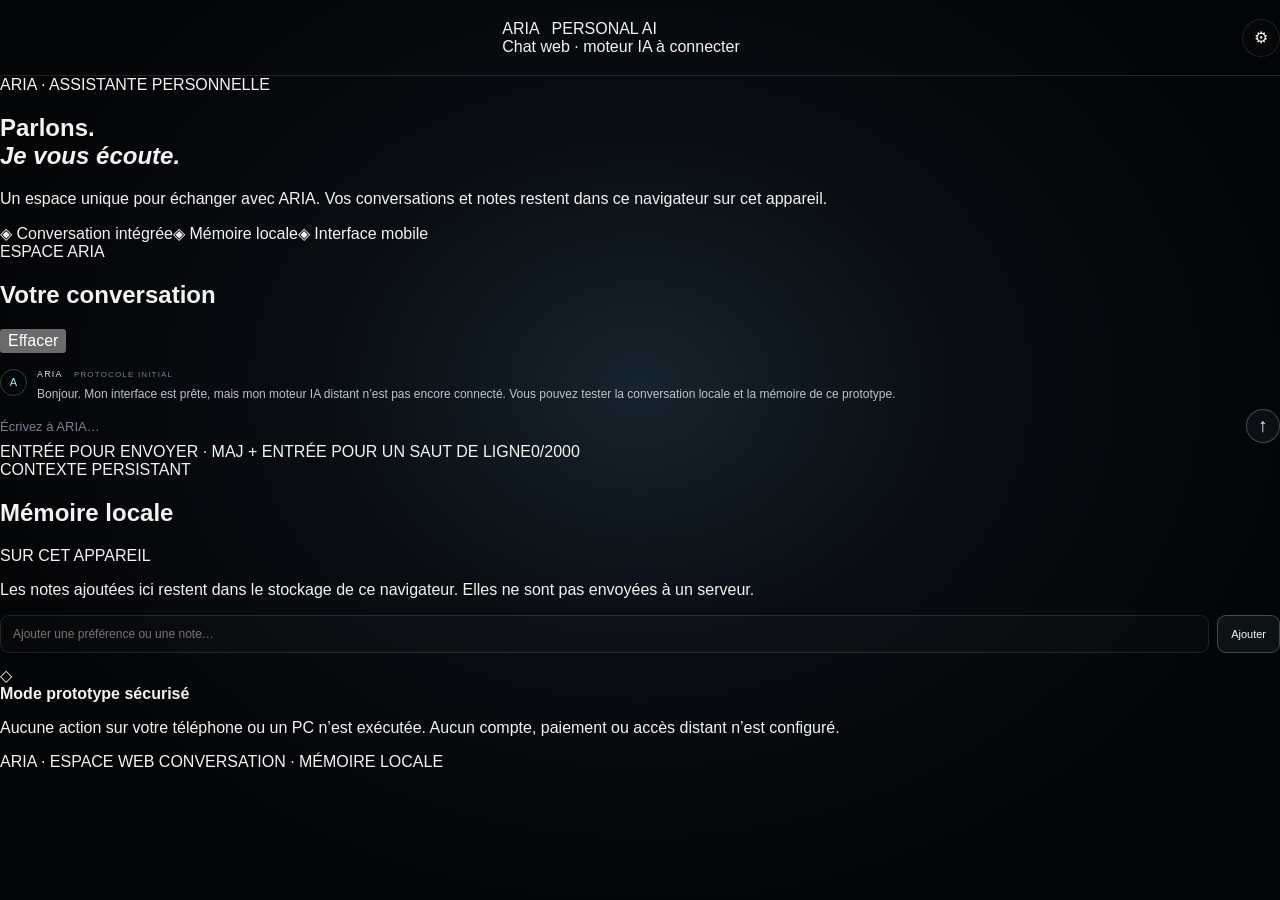
<file: index.html>
<!doctype html>
<html lang="fr">
<head>
  <meta charset="utf-8">
  <meta name="viewport" content="width=device-width, initial-scale=1, viewport-fit=cover">
  <meta name="theme-color" content="#090d16">
  <meta name="description" content="ARIA — assistant personnel, prototype web.">
  <link rel="manifest" href="manifest.webmanifest">
  <link rel="stylesheet" href="styles.css">
  <title>ARIA — Assistant personnel</title>
</head>
<body>
  <div class="app-shell">
    <header class="topbar">
      <div class="brand-mark" aria-hidden="true"><span></span><span></span><span></span></div>
      <div class="brand-copy"><div class="brand">ARIA <span>PERSONAL AI</span></div><div class="status"><i></i><span id="statusText">Chat web · moteur IA à connecter</span></div></div>
      <button class="icon-button" id="settingsBtn" aria-label="Paramètres" title="Paramètres">⚙</button>
    </header>

    <main>
      <section class="hero" id="welcome">
        <div class="eyebrow">ARIA · ASSISTANTE PERSONNELLE</div>
        <h1>Parlons.<br><em>Je vous écoute.</em></h1>
        <p>Un espace unique pour échanger avec ARIA. Vos conversations et notes restent dans ce navigateur sur cet appareil.</p>
        <div class="capability-row"><span>◈ Conversation intégrée</span><span>◈ Mémoire locale</span><span>◈ Interface mobile</span></div>
      </section>

      <section class="workspace">
        <div class="section-head"><div><div class="eyebrow">ESPACE ARIA</div><h2>Votre conversation</h2></div><button id="clearBtn" class="text-button">Effacer</button></div>
        <div id="messages" class="messages" aria-live="polite">
          <article class="message aria-message"><div class="avatar">A</div><div class="bubble"><div class="message-label">ARIA <span>PROTOCOLE INITIAL</span></div><p>Bonjour. Mon interface est prête, mais mon moteur IA distant n’est pas encore connecté. Vous pouvez tester la conversation locale et la mémoire de ce prototype.</p></div></article>
        </div>
        <form id="chatForm" class="composer">
          <label class="sr-only" for="messageInput">Votre message</label>
          <textarea id="messageInput" rows="1" placeholder="Écrivez à ARIA…" maxlength="2000"></textarea>
          <button class="send-button" type="submit" aria-label="Envoyer">↑</button>
        </form>
        <div class="composer-note"><span>ENTRÉE POUR ENVOYER · MAJ + ENTRÉE POUR UN SAUT DE LIGNE</span><span id="charCount">0/2000</span></div>
      </section>

      <section class="memory-panel">
        <div class="section-head"><div><div class="eyebrow">CONTEXTE PERSISTANT</div><h2>Mémoire locale</h2></div><span class="pill">SUR CET APPAREIL</span></div>
        <p class="panel-description">Les notes ajoutées ici restent dans le stockage de ce navigateur. Elles ne sont pas envoyées à un serveur.</p>
        <form id="memoryForm" class="memory-form"><input id="memoryInput" maxlength="300" placeholder="Ajouter une préférence ou une note…"><button type="submit">Ajouter</button></form>
        <ul id="memoryList" class="memory-list"></ul>
      </section>

      <section class="security-note"><span class="shield">◇</span><div><strong>Mode prototype sécurisé</strong><p>Aucune action sur votre téléphone ou un PC n’est exécutée. Aucun compte, paiement ou accès distant n’est configuré.</p></div></section>
    </main>
    <footer>ARIA · ESPACE WEB <span>CONVERSATION · MÉMOIRE LOCALE</span></footer>
  </div>

  <dialog id="settingsDialog">
    <form method="dialog" class="dialog-content">
      <div class="section-head"><div><div class="eyebrow">CONFIGURATION</div><h2>État du prototype</h2></div><button class="icon-button" aria-label="Fermer">×</button></div>
      <div class="setting-row"><span>Interface PWA</span><b class="good">ACTIVE</b></div>
      <div class="setting-row"><span>Mémoire locale</span><b class="good">ACTIVE</b></div>
      <div class="setting-row"><span>Modèle IA réel</span><b class="pending">CONFIGURABLE</b></div>
      <div class="setting-row"><span>Agent Web / Windows</span><b class="pending">NON CONNECTÉ</b></div>
      <label class="setting-label" for="apiUrlInput">URL du Worker ARIA</label>
      <input id="apiUrlInput" class="setting-input" type="url" inputmode="url" placeholder="https://aria-brain-staging.…workers.dev" autocomplete="url">
      <label class="setting-label" for="apiTokenInput">Jeton d'accès du Worker</label>
      <input id="apiTokenInput" class="setting-input" type="password" placeholder="Jeton personnel, jamais dans le code" autocomplete="off">
      <p class="dialog-help">L'URL est conservée sur cet appareil. Le jeton reste en mémoire de session et sera oublié à la fermeture de l'onglet. Cette authentification partagée convient uniquement à un prototype personnel : ne publiez pas ce jeton et ne l'intégrez jamais au code. Le Worker doit être déployé et configuré avant la connexion.</p>
      <button id="saveSettingsBtn" class="primary-button" type="button">Enregistrer</button>
      <button id="testConnectionBtn" class="primary-button" type="button" style="margin-top:10px">Tester la connexion</button>
      <button class="text-button" type="submit">Fermer</button>
    </form>
  </dialog>
  <script src="app.js"></script>
</body>
</html>
</file>
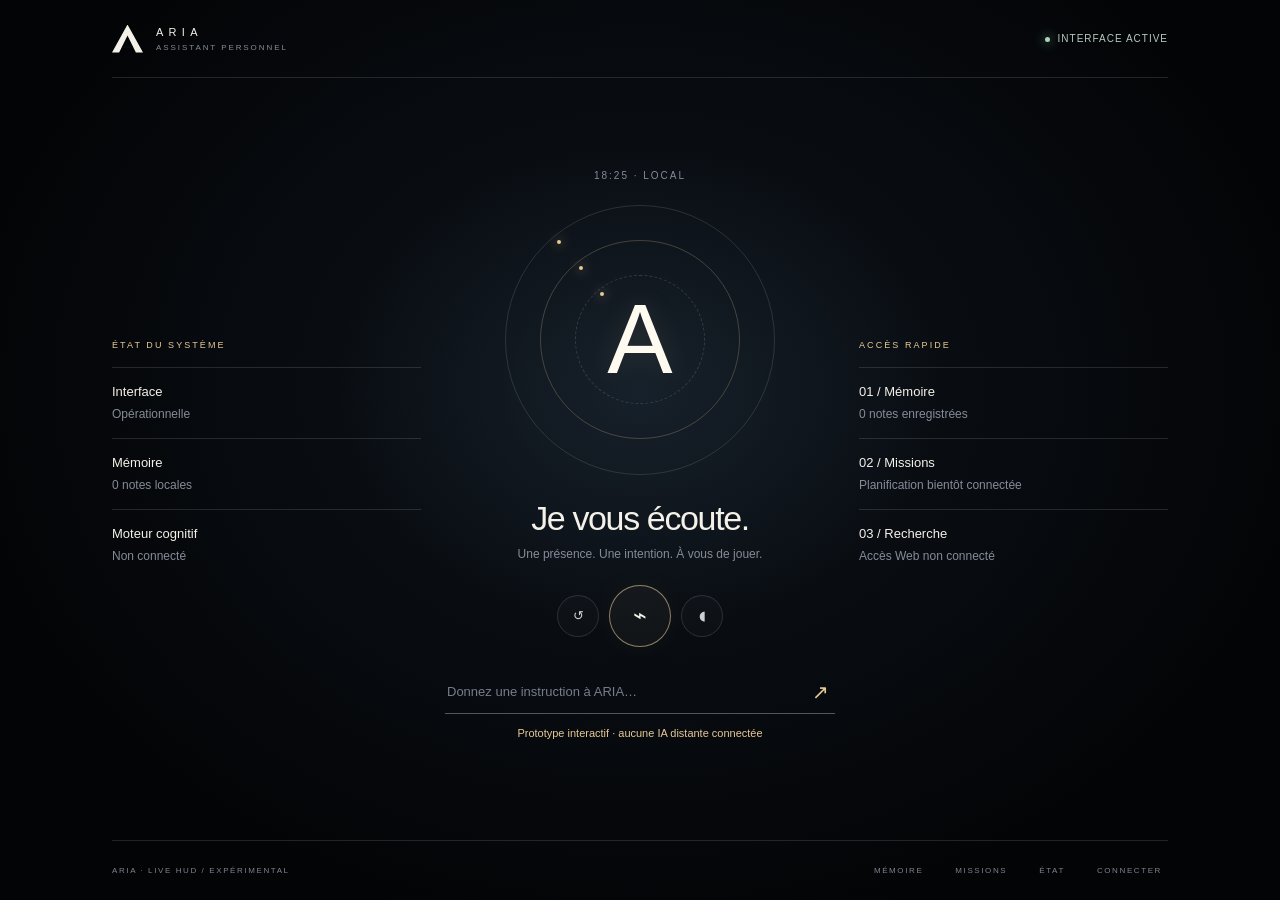
<file: live-hud.html>
<!doctype html>
<html lang="fr">
<head>
<meta charset="utf-8"><meta name="viewport" content="width=device-width,initial-scale=1,viewport-fit=cover">
<meta name="theme-color" content="#05070b"><title>ARIA — Live HUD</title>
<style>
:root{color-scheme:dark;--ink:#f4f1e9;--muted:#858b98;--line:#ffffff20;--gold:#e6c997;--blue:#9ccbe9;font-family:-apple-system,BlinkMacSystemFont,"Segoe UI",sans-serif}
*{box-sizing:border-box}body{margin:0;min-height:100svh;background:radial-gradient(ellipse at 50% 43%,#17212b 0,#090d12 34%,#030406 76%);color:var(--ink);overflow-x:hidden}
body:before{content:"";position:fixed;inset:0;pointer-events:none;opacity:.22;background-image:linear-gradient(#ffffff08 1px,transparent 1px),linear-gradient(90deg,#ffffff08 1px,transparent 1px);background-size:54px 54px;mask-image:radial-gradient(ellipse at center,#000,transparent 75%)}
.shell{width:min(100%,1100px);min-height:100svh;margin:auto;padding:env(safe-area-inset-top) 22px env(safe-area-inset-bottom);display:flex;flex-direction:column;position:relative}
header{height:78px;display:flex;align-items:center;justify-content:space-between;border-bottom:1px solid var(--line);font-size:11px;letter-spacing:.22em}
.brand{display:flex;align-items:center;gap:13px}.mark{width:31px;height:28px;position:relative}.mark:before{content:"";position:absolute;inset:0;background:var(--ink);clip-path:polygon(50% 0,100% 100%,77% 100%,50% 39%,23% 100%,0 100%)}.mark:after{content:"";position:absolute;width:11px;height:2px;background:#07090d;left:10px;bottom:5px}
.brand strong{font-weight:500;letter-spacing:.48em}.sub{display:block;color:var(--muted);font-size:8px;letter-spacing:.24em;margin-top:5px}.status{color:#b7c9bd;letter-spacing:.1em;font-size:10px}.dot{display:inline-block;width:5px;height:5px;border-radius:50%;background:#a4d7b8;box-shadow:0 0 12px #a4d7b8;margin-right:8px}
main{flex:1;display:grid;grid-template-columns:1fr minmax(280px,390px) 1fr;align-items:center;gap:24px;padding:28px 0}
.side{font-size:12px;color:var(--muted);line-height:1.65}.side h2{font-size:9px;font-weight:500;letter-spacing:.23em;color:var(--gold);margin:0 0 14px}.data{border-top:1px solid var(--line);padding:13px 0}.data b{display:block;color:var(--ink);font-size:13px;font-weight:400;margin-bottom:3px}.center{text-align:center;display:flex;align-items:center;flex-direction:column}.time{font-size:10px;color:var(--muted);letter-spacing:.2em;margin-bottom:24px}
.core{width:min(62vw,270px);aspect-ratio:1;position:relative;display:grid;place-items:center;margin:0 auto 24px;cursor:pointer;outline:none}
.ring{position:absolute;border:1px solid #d6dce226;border-radius:50%;inset:0;animation:turn 24s linear infinite}.ring.r2{inset:13%;border-color:#e5cb9940;animation-duration:18s;animation-direction:reverse}.ring.r3{inset:26%;border-style:dashed;border-color:#a7cde933;animation-duration:32s}
.ring:before{content:"";position:absolute;width:4px;height:4px;border-radius:50%;background:var(--gold);top:13%;left:19%;box-shadow:0 0 12px var(--gold)}
.emblem{font-size:clamp(60px,12vw,98px);font-weight:200;letter-spacing:-.1em;padding-right:.1em;color:#fffaf0;text-shadow:0 0 28px #f2d9a522;transition:transform .4s,text-shadow .4s}.core.active .emblem{transform:scale(1.06);text-shadow:0 0 34px #a4d6efaa}
.core.active .ring{border-color:#a4d6ef66;animation-duration:6s}.greeting{font-weight:300;font-size:clamp(24px,4vw,34px);letter-spacing:-.04em;margin:0 0 9px}.prompt{font-size:12px;color:var(--muted);margin:0 0 24px}
.controls{display:flex;align-items:center;gap:10px}.mic{width:62px;height:62px;border:1px solid #e6c99799;border-radius:50%;background:#e6c9970b;color:var(--ink);font-size:23px;cursor:pointer;box-shadow:0 0 30px #e6c9970b;transition:.2s}.mic:active,.mic.listening{background:#e6c99722;box-shadow:0 0 35px #e6c99735}.small{border:1px solid var(--line);background:#ffffff05;color:#cbd0d7;border-radius:50%;width:42px;height:42px;cursor:pointer}.composer{display:flex;gap:8px;width:min(100%,410px);margin-top:24px;border-bottom:1px solid #ffffff50;padding:8px 0}.composer input{flex:1;min-width:0;background:none;border:0;outline:0;color:var(--ink);font:inherit;font-size:13px}.composer input::placeholder{color:#777e89}.composer button{background:none;border:0;color:var(--gold);font-size:20px;cursor:pointer}
.feedback{min-height:22px;color:var(--gold);font-size:11px;margin-top:13px}
footer{border-top:1px solid var(--line);min-height:60px;display:flex;align-items:center;justify-content:space-between;gap:15px;color:#7e8490;font-size:8px;letter-spacing:.2em}.footer-actions{display:flex;gap:20px}.footer-actions button{font:inherit;letter-spacing:inherit;color:inherit;background:none;border:0;cursor:pointer}
@keyframes turn{to{transform:rotate(360deg)}}@media(max-width:700px){.shell{padding-left:19px;padding-right:19px}header{height:67px}.status{font-size:0}.status .dot{font-size:initial}main{grid-template-columns:1fr;gap:20px;padding:27px 0 20px}.center{grid-row:1}.side{display:grid;grid-template-columns:1fr 1fr;gap:0 18px;font-size:11px}.side h2{grid-column:1/-1;margin-bottom:8px}.data{padding:10px 0}.side.left{order:2}.side.right{order:3}.core{width:min(58vw,230px);margin-bottom:19px}.time{margin-bottom:20px}.greeting{font-size:28px}.prompt{margin-bottom:18px}.mic{width:58px;height:58px}footer{font-size:7px}.footer-actions{gap:10px}}@media(prefers-reduced-motion:reduce){*,*:before,*:after{animation:none!important;transition:none!important}}
</style>
</head>
<body><div class="shell">
<header><div class="brand"><div class="mark" aria-hidden="true"></div><div><strong>ARIA</strong><span class="sub">ASSISTANT PERSONNEL</span></div></div><div class="status"><span class="dot"></span><span id="state">INTERFACE ACTIVE</span></div></header>
<main>
<aside class="side left"><h2>ÉTAT DU SYSTÈME</h2><div class="data"><b>Interface</b>Opérationnelle</div><div class="data"><b>Mémoire</b><span id="memoryState">Locale · prête</span></div><div class="data"><b>Moteur cognitif</b>Non connecté</div></aside>
<section class="center"><div class="time" id="clock">--:-- · LOCAL</div>
<div class="core" id="core" role="button" tabindex="0" aria-label="Activer la présence visuelle d'ARIA"><div class="ring"></div><div class="ring r2"></div><div class="ring r3"></div><div class="emblem">A</div></div>
<h1 class="greeting" id="greeting">Je vous écoute.</h1><p class="prompt" id="prompt">Une présence. Une intention. À vous de jouer.</p>
<div class="controls"><button class="small" id="clear" aria-label="Effacer la conversation" title="Effacer">↺</button><button class="mic" id="mic" aria-label="Parler à ARIA" title="Dictée vocale">⌁</button><button class="small" id="speak" aria-label="Lire la réponse" title="Lire la réponse">◖</button></div>
<form class="composer" id="form"><input id="input" maxlength="500" autocomplete="off" placeholder="Donnez une instruction à ARIA…" aria-label="Instruction pour ARIA"><button aria-label="Envoyer">↗</button></form><div class="feedback" id="feedback" aria-live="polite">Prototype interactif · aucune IA distante connectée</div>
</section>
<aside class="side right"><h2>ACCÈS RAPIDE</h2><div class="data"><b>01 / Mémoire</b><span id="memoryCount">0 notes enregistrées</span></div><div class="data"><b>02 / Missions</b>Planification bientôt connectée</div><div class="data"><b>03 / Recherche</b>Accès Web non connecté</div></aside>
</main>
<footer><span>ARIA · LIVE HUD / EXPÉRIMENTAL</span><div class="footer-actions"><button id="memoryBtn">MÉMOIRE</button><button id="missionBtn">MISSIONS</button><button id="helpBtn">ÉTAT</button><button id="connectBtn">CONNECTER</button></div></footer>
</div>
<script>
const $=id=>document.getElementById(id);const key='aria.hud.memory.v1';let memory=[];try{memory=JSON.parse(localStorage.getItem(key)||'[]');if(!Array.isArray(memory))memory=[]}catch{memory=[]}
let lastReply='Le moteur IA distant n’est pas connecté.';let apiBase='';try{apiBase=localStorage.getItem('aria.hud.apiBase.v1')||''}catch{}
function updateClock(){const d=new Date();$('clock').textContent=d.toLocaleTimeString('fr-FR',{hour:'2-digit',minute:'2-digit'})+' · LOCAL'}updateClock();setInterval(updateClock,15000);
function pulse(){ $('core').classList.toggle('active'); }$('core').addEventListener('click',pulse);$('core').addEventListener('keydown',e=>{if(e.key==='Enter'||e.key===' '){e.preventDefault();pulse()}});
function feedback(t){$('feedback').textContent=t}
function reply(text,remote=false){lastReply=text;$('greeting').textContent=remote?'Je suis là.':'Demande reçue.';$('prompt').textContent=text;$('state').textContent=remote?'IA CONNECTÉE':'MODE LOCAL';feedback(remote?'Réponse du backend ARIA':'Réponse locale · aucune requête serveur');if('speechSynthesis'in window){speechSynthesis.cancel();const u=new SpeechSynthesisUtterance(text);u.lang='fr-FR';u.rate=.96;speechSynthesis.speak(u)}}
async function askAssistant(text){if(!apiBase){reply('Instruction reçue : « '+text+' ». Aucun backend IA n’est configuré. Utilisez CONNECTER pour renseigner votre endpoint sécurisé.');return}feedback('Connexion au moteur IA…');$('state').textContent='CONNEXION…';try{const controller=new AbortController();const timer=setTimeout(()=>controller.abort(),20000);const res=await fetch(apiBase.replace(/\/$/, '')+'/chat',{method:'POST',headers:{'Content-Type':'application/json'},body:JSON.stringify({messages:[{role:'user',content:text}]}),signal:controller.signal});clearTimeout(timer);if(!res.ok)throw new Error('HTTP '+res.status);const data=await res.json();const answer=typeof data.reply==='string'?data.reply:typeof data.content==='string'?data.content:typeof data.message==='string'?data.message:'';if(!answer)throw new Error('Format de réponse non reconnu');reply(answer,true)}catch(err){$('state').textContent='IA INDISPONIBLE';feedback('Échec de connexion : '+(err.name==='AbortError'?'délai dépassé':err.message)+'. Vérifiez endpoint et CORS.');$('prompt').textContent='Aucune action exécutée. Vérifiez la configuration du backend.'}}
$('form').addEventListener('submit',e=>{e.preventDefault();const v=$('input').value.trim();if(!v)return;$('input').value='';const low=v.toLowerCase();if(low.startsWith('souviens-toi de ')||low.startsWith('mémorise ')){const note=v.replace(/^souviens-toi de |^mémorise /i,'').trim();if(note){memory.push(note);memory=memory.slice(-50);try{localStorage.setItem(key,JSON.stringify(memory))}catch{}renderMemory();reply('C’est enregistré dans la mémoire locale : '+note);return}}
if(low.includes('mémoire')){reply(memory.length?'Mémoire locale : '+memory.join(' ; '):'Votre mémoire locale est vide. Dites « Mémorise… » suivi de votre note.');return}
if(low.includes('état')||low.includes('fonctionne')){reply('Interface active. Animation, horloge, dictée vocale selon le navigateur, lecture vocale et mémoire locale sont disponibles. Le modèle IA, la recherche Web et les actions système ne sont pas connectés.');return}
askAssistant(v);});
function renderMemory(){$('memoryCount').textContent=memory.length+' note'+(memory.length===1?'':'s')+' enregistrée'+(memory.length===1?'':'s');$('memoryState').textContent=memory.length+' note'+(memory.length===1?'':'s')+' locale'+(memory.length===1?'':'s')}
renderMemory();
$('memoryBtn').addEventListener('click',()=>{const note=prompt('Note à conserver dans la mémoire locale :');if(note&&note.trim()){memory.push(note.trim());memory=memory.slice(-50);try{localStorage.setItem(key,JSON.stringify(memory))}catch{}renderMemory();reply('Note enregistrée sur cet appareil.')}else reply(memory.length?'Mémoire locale : '+memory.join(' ; '):'La mémoire locale est vide.')});
$('missionBtn').addEventListener('click',()=>reply('Le module Missions n’est pas encore connecté. Il sera développé comme une vraie liste de tâches persistante, pas comme un faux bouton.'));
$('helpBtn').addEventListener('click',()=>reply('État : HUD interactif, animations CSS, horloge locale, mémoire navigateur et synthèse vocale disponibles. Reconnaissance vocale selon la prise en charge du navigateur. IA distante, recherche Web et synchronisation iPhone-PC non connectées.'));
$('connectBtn').addEventListener('click',()=>{
  let current='';
  try{current=localStorage.getItem('aria.hud.apiBase.v1')||''}catch{}
  const value=prompt('Adresse HTTPS de votre backend ARIA (endpoint /chat ajouté automatiquement). Laissez vide pour déconnecter :',current);
  if(value===null)return;
  const candidate=value.trim();
  if(!candidate){
    apiBase='';
    try{localStorage.removeItem('aria.hud.apiBase.v1')}catch{feedback('Impossible de modifier le stockage local dans ce navigateur.');return}
    $('state').textContent='MODE LOCAL';
    feedback('Backend déconnecté. ARIA reste en mode local.');
    return;
  }
  try{
    const url=new URL(candidate);
    const localHost=['localhost','127.0.0.1','[::1]'].includes(url.hostname);
    if(url.username||url.password||(!localHost&&url.protocol!=='https:')||(localHost&&!['http:','https:'].includes(url.protocol))){
      throw new Error('Utilisez une adresse HTTPS sans identifiants intégrés (HTTP autorisé uniquement sur localhost).');
    }
    apiBase=url.href; while(apiBase.endsWith('/'))apiBase=apiBase.slice(0,-1);
    localStorage.setItem('aria.hud.apiBase.v1',apiBase);
    $('state').textContent='BACKEND CONFIGURÉ';
    feedback('Endpoint enregistré. La connexion sera vérifiée au prochain message.');
  }catch(err){
    feedback('Adresse refusée : '+(err instanceof TypeError?'URL invalide.':err.message));
  }
});
$('clear').addEventListener('click',()=>{$('greeting').textContent='Je vous écoute.';$('prompt').textContent='Une présence. Une intention. À vous de jouer.';feedback('Affichage réinitialisé. La mémoire est conservée.')});
$('speak').addEventListener('click',()=>{if(!('speechSynthesis'in window)){feedback('Lecture vocale non prise en charge par ce navigateur.');return}speechSynthesis.cancel();const u=new SpeechSynthesisUtterance(lastReply);u.lang='fr-FR';speechSynthesis.speak(u)});
$('mic').addEventListener('click',()=>{const SR=window.SpeechRecognition||window.webkitSpeechRecognition;if(!SR){feedback('Dictée vocale indisponible ici. Utilisez le champ de texte.');return}const r=new SR();r.lang='fr-FR';r.interimResults=false;$('mic').classList.add('listening');feedback('Je vous écoute…');r.onresult=e=>{$('input').value=e.results[0][0].transcript;$('input').focus();feedback('Dictée transcrite. Appuyez sur envoyer pour confirmer.')};r.onerror=()=>feedback('La dictée vocale a échoué ou n’est pas autorisée.');r.onend=()=>$('mic').classList.remove('listening');try{r.start()}catch{$('mic').classList.remove('listening');feedback('Impossible de démarrer la dictée vocale.')}});
</script></body></html>
</file>
<file: styles.css>
:root{color-scheme:dark;--ink:#f3f4f1;--muted:#818b98;--line:#ffffff1c;--gold:#e2c79a;--cyan:#a9e7f7;--green:#b2d7c0;font-family:-apple-system,BlinkMacSystemFont,"Segoe UI",sans-serif}
*{box-sizing:border-box}html{background:#030507}body{margin:0;min-height:100vh;min-height:100svh;color:var(--ink);background:radial-gradient(ellipse at 50% 43%,#16232d 0,#090d12 35%,#030406 76%);overflow-x:hidden}body:before{content:"";position:fixed;inset:0;pointer-events:none;opacity:.16;background-image:linear-gradient(#ffffff08 1px,transparent 1px),linear-gradient(90deg,#ffffff08 1px,transparent 1px);background-size:54px 54px;mask-image:radial-gradient(ellipse at center,#000,transparent 76%)}
button,input,textarea{font:inherit}button{cursor:pointer}.hud-shell{position:relative;isolation:isolate;width:min(100%,1500px);min-height:100vh;min-height:100svh;margin:auto;padding:env(safe-area-inset-top) clamp(16px,3.3vw,48px) env(safe-area-inset-bottom);display:flex;flex-direction:column}
.topbar{height:76px;flex:0 0 76px;display:flex;align-items:center;justify-content:space-between;border-bottom:1px solid var(--line);gap:16px}.brand{display:flex;align-items:center;gap:12px;text-decoration:none;color:inherit}.brand-symbol{width:31px;height:29px;display:grid;place-items:center;font-size:21px;font-weight:200;clip-path:polygon(50% 0,100% 100%,76% 100%,50% 39%,24% 100%,0 100%);background:linear-gradient(135deg,#fff,#9aa9b5);color:#080b0e}.brand strong{display:block;font-size:13px;font-weight:500;letter-spacing:.45em}.brand small{display:block;font-size:8px;color:var(--muted);letter-spacing:.22em;margin-top:5px}.system-status{font-size:9px;letter-spacing:.17em;color:#c2c9c9;display:flex;align-items:center;gap:9px}.system-status i,.mini-dot{display:inline-block;width:5px;height:5px;border-radius:50%;background:var(--green);box-shadow:0 0 11px #b2d7c055}.icon-button{width:38px;height:38px;border:1px solid var(--line);border-radius:50%;background:#ffffff04;color:var(--ink);font-size:16px}
.hud-main{flex:1;display:grid;grid-template-columns:minmax(150px,1fr) minmax(320px,1.65fr) minmax(150px,1fr);align-items:center;gap:clamp(18px,4vw,68px);padding:20px 0 14px;min-height:500px}.telemetry{align-self:center;max-width:250px;width:100%;font-size:11px;color:var(--muted);line-height:1.6}.telemetry-left{justify-self:start}.telemetry-right{justify-self:end}.micro-heading,.tiny-label{display:block;font-size:8px;letter-spacing:.22em;color:var(--gold);font-weight:500}.micro-heading{margin-bottom:18px}.telemetry-item{border-top:1px solid var(--line);padding:15px 0 13px}.telemetry-item strong{display:block;font-size:11px;letter-spacing:.1em;font-weight:400;color:var(--ink);margin:4px 0}.telemetry-item small{display:block;font-size:10px;color:var(--muted)}.telemetry-item .mini-dot{margin-right:6px}.quiet-action{padding:10px 0;border:0;border-top:1px solid var(--line);background:none;color:#d2d8dc;font-size:10px;letter-spacing:.04em;text-align:left;width:100%;display:flex;justify-content:space-between;align-items:center}.quiet-action span{color:var(--gold);font-size:14px}.context-card{border-top:1px solid var(--line);padding:15px 0 18px}.context-card strong{display:block;color:var(--ink);font-size:12px;font-weight:400;margin:8px 0}.context-card p{font-size:10px;line-height:1.7;margin:0 0 15px}.context-line{display:flex;gap:4px;height:20px;align-items:end}.context-line span{display:block;width:5px;background:#a5dff0;opacity:.5;height:var(--h,30%)}.context-line span:nth-child(2){--h:52%}.context-line span:nth-child(3){--h:36%}.context-line span:nth-child(4){--h:78%}.context-line span:nth-child(5){--h:60%}.context-line span:nth-child(6){--h:92%}.context-line span:nth-child(7){--h:48%}
.core-stage{display:flex;flex-direction:column;align-items:center;text-align:center;min-width:0}.stage-caption{width:100%;display:flex;justify-content:space-between;gap:10px;color:#747f8b;font-size:8px;letter-spacing:.18em;margin:0 0 3px}.core-wrap{width:min(32vw,340px);min-width:250px;aspect-ratio:1;position:relative;display:grid;place-items:center;isolation:isolate;cursor:pointer;outline:none;touch-action:manipulation}.core-wrap:focus-visible{outline:1px solid #bceeff;outline-offset:8px;border-radius:50%}.orbit{position:absolute;inset:5%;border:1px solid #dce8ec20;border-radius:50%;animation:orbit-spin 26s linear infinite}.orbit:before,.orbit:after{content:"";position:absolute;width:5px;height:5px;border-radius:50%;background:var(--gold);box-shadow:0 0 14px #e2c79a80;top:13%;left:20%}.orbit:after{width:3px;height:3px;background:var(--cyan);top:auto;left:auto;right:10%;bottom:27%}.orbit-two{inset:16%;border-color:#a9e7f727;animation-duration:19s;animation-direction:reverse;transform:rotateX(62deg)}.orbit-three{inset:25%;border-style:dashed;border-color:#a9e7f72b;animation-duration:34s;transform:rotateY(58deg)}.core-halo{position:absolute;inset:17%;border-radius:50%;background:radial-gradient(circle,#8bd5f20b 0,#9fdfff05 46%,transparent 70%);box-shadow:0 0 65px #80c8e30b,inset 0 0 40px #9fe7ff08;animation:halo-breathe 5s ease-in-out infinite}.core-globe{position:relative;z-index:2;width:79%;height:79%;overflow:visible;filter:drop-shadow(0 0 17px #8de5ff19);animation:globe-float 7s ease-in-out infinite}.core-label{position:absolute;z-index:3;font-size:30px;font-weight:200;color:#f6fbfc;text-shadow:0 0 20px #c7f3ff3b;opacity:.75}.core-crosshair{position:absolute;width:10px;height:10px;border-color:#c3e8f54d;z-index:4}.crosshair-a{top:15%;right:17%;border-top:1px solid;border-right:1px solid}.crosshair-b{bottom:17%;left:15%;border-bottom:1px solid;border-left:1px solid}.core-state{display:flex;align-items:center;gap:8px;color:#c5d1d5;font-size:8px;letter-spacing:.2em;margin:0 0 15px}.pulse-dot{width:5px;height:5px;border-radius:50%;background:var(--cyan);box-shadow:0 0 12px #a9e7f7;animation:pulse 2s ease-in-out infinite}.core-stage h1{font-size:clamp(27px,3vw,43px);font-weight:300;letter-spacing:-.045em;margin:0 0 9px}.scene-subtitle{font-size:11px;line-height:1.7;color:var(--muted);max-width:370px;margin:0 auto}.scene-shortcuts{display:flex;flex-wrap:wrap;justify-content:center;gap:7px;margin-top:22px}.scene-chip{border:1px solid #ffffff20;border-radius:30px;background:#ffffff04;color:#aeb7bf;padding:8px 12px;font-size:9px;letter-spacing:.04em;transition:background .25s,border-color .25s,color .25s}.scene-chip.active,.scene-chip:focus-visible{border-color:#a9e7f77a;color:#f2fbff;background:#a9e7f70d}.core-stage[data-scene="mountain"] .core-globe{transform:scale(1.12);filter:drop-shadow(0 0 25px #b7eaff45)}.core-stage[data-scene="engine"] .core-globe{filter:drop-shadow(0 0 22px #e2c79a2e);transform:rotate(-8deg) scale(.96)}.core-stage[data-scene="globe"] .core-globe{transform:scale(1.06)}
.command-dock{width:min(100%,720px);align-self:center;margin:0 auto 16px;padding:10px 16px 9px;border:1px solid #ffffff25;border-radius:18px;background:linear-gradient(120deg,#ffffff0a,#ffffff04);box-shadow:0 12px 45px #0003;backdrop-filter:blur(14px)}.dock-prompt{display:flex;align-items:center;gap:12px}.command-mark{flex:0 0 28px;width:28px;height:28px;display:grid;place-items:center;border:1px solid #c7f3ff3b;border-radius:50%;font-weight:300;color:#effbff;font-size:12px}.composer{display:flex;align-items:center;gap:10px;flex:1;min-width:0}.composer textarea{width:100%;min-width:0;resize:none;max-height:120px;min-height:27px;border:0;outline:0;background:transparent;color:var(--ink);font-size:13px;padding:6px 0}.composer textarea::placeholder{color:#78838f}.send-button{flex:0 0 34px;width:34px;height:34px;border:1px solid #b9e9f547;border-radius:50%;background:#a9e7f70c;color:#e8faff;font-size:19px}.dock-meta{display:flex;justify-content:space-between;gap:10px;padding:7px 0 0 40px;color:#687582;font-size:7px;letter-spacing:.12em}.dock-meta .mini-dot{margin-right:5px;width:4px;height:4px}
.conversation-drawer,.memory-drawer{position:absolute;z-index:10;left:50%;bottom:118px;transform:translateX(-50%);width:min(720px,calc(100% - 32px));max-height:min(48vh,420px);overflow:auto;border:1px solid #ffffff2b;border-radius:17px;padding:17px 19px;background:#080c12f2;box-shadow:0 25px 80px #0009;backdrop-filter:blur(18px)}.memory-drawer{width:min(540px,calc(100% - 32px))}.drawer-heading{display:flex;align-items:center;justify-content:space-between;gap:14px}.drawer-heading h2{font-size:18px;font-weight:350;margin:4px 0 0}.close-drawer{width:32px;height:32px;flex:0 0 32px;border:1px solid var(--line);border-radius:50%;background:#ffffff05;color:var(--ink);font-size:20px}.drawer-tools{display:flex;align-items:center;gap:14px}.drawer-tools .quiet-action{width:auto;border:0;padding:5px;color:var(--muted)}.drawer-note{font-size:11px;line-height:1.6;color:var(--muted)}.messages{display:flex;flex-direction:column;gap:14px;padding:16px 0 5px}.message{display:flex;align-items:flex-start;gap:10px}.avatar{width:27px;height:27px;flex:0 0 27px;display:grid;place-items:center;border:1px solid #9edff344;border-radius:50%;color:var(--cyan);font-size:11px}.user-message .avatar{color:var(--gold);border-color:#e2c79a44}.bubble{flex:1;min-width:0}.message-label{font-size:9px;letter-spacing:.13em;color:#d9e1e5}.message-label span{color:#73808d;font-size:8px;margin-left:8px}.bubble p{font-size:12px;line-height:1.65;color:#bac4cc;margin:6px 0 0;white-space:pre-wrap;overflow-wrap:anywhere}.memory-form{display:flex;gap:8px;margin:13px 0}.memory-form input{min-width:0;flex:1;border:1px solid var(--line);border-radius:9px;background:#ffffff05;color:var(--ink);padding:11px 12px;font-size:12px}.memory-form button,.primary-button{border:1px solid #b9e9f547;border-radius:9px;background:#a9e7f710;color:#e8faff;padding:10px 13px;font-size:11px}.memory-list{list-style:none;margin:0;padding:0;display:grid;gap:7px}.memory-list li{display:flex;align-items:center;justify-content:space-between;gap:10px;color:#bdc8cf;font-size:11px;border-top:1px solid var(--line);padding:9px 0}.memory-list li span{overflow-wrap:anywhere}.memory-list li button{border:0;background:none;color:#aab5bd;font-size:18px}.sr-only{position:absolute;width:1px;height:1px;padding:0;margin:-1px;overflow:hidden;clip:rect(0,0,0,0);white-space:nowrap;border:0}
dialog{width:min(440px,calc(100% - 28px));border:1px solid #ffffff2b;border-radius:16px;padding:20px;background:#080c12;color:var(--ink);box-shadow:0 30px 100px #0009}dialog::backdrop{background:#000a;backdrop-filter:blur(6px)}.setting-row{display:flex;justify-content:space-between;gap:12px;padding:13px 0;border-bottom:1px solid var(--line);font-size:12px;color:#c1cbd2}.setting-row b{font-size:8px;letter-spacing:.1em;font-weight:500}.good{color:#a9d6b7}.pending{color:var(--gold)}.dialog-help{font-size:11px;line-height:1.65;color:var(--muted);margin:16px 0}.primary-button{width:100%}
body.scene-active .core-halo{box-shadow:0 0 85px #9edff31b,inset 0 0 48px #9fe7ff12}body.scene-active .orbit-one{animation-duration:14s}
@keyframes orbit-spin{to{transform:rotate(360deg)}}@keyframes halo-breathe{0%,100%{opacity:.65;transform:scale(.96)}50%{opacity:1;transform:scale(1.04)}}@keyframes globe-float{0%,100%{translate:0 0}50%{translate:0 -5px}}@keyframes pulse{0%,100%{opacity:.45;transform:scale(.8)}50%{opacity:1;transform:scale(1.15)}}
@media(min-width:1200px){.hud-main{min-height:610px}.core-wrap{width:min(28vw,365px)}}
@media(max-width:800px){.hud-shell{padding-left:20px;padding-right:20px}.hud-main{grid-template-columns:1fr;gap:0;padding:12px 0 18px;min-height:0}.telemetry{display:none}.core-stage{grid-row:1}.stage-caption{max-width:440px}.core-wrap{width:min(67vw,320px);min-width:230px}.core-stage h1{font-size:32px}.scene-subtitle{max-width:320px}.scene-shortcuts{margin-top:18px}.command-dock{margin-bottom:12px}.conversation-drawer,.memory-drawer{bottom:112px;max-height:42vh}.system-status{font-size:8px;letter-spacing:.08em}.topbar{height:66px;flex-basis:66px}}
@media(max-width:420px){.hud-shell{padding-left:15px;padding-right:15px}.brand small{font-size:7px;letter-spacing:.14em}.system-status{max-width:125px;text-align:center;line-height:1.5}.core-wrap{width:76vw;min-width:0;max-width:290px}.stage-caption{font-size:7px}.core-stage h1{font-size:28px}.scene-subtitle{font-size:10px}.scene-chip{padding:8px 10px;font-size:8px}.dock-meta{font-size:6px;letter-spacing:.05em;padding-left:40px}.command-dock{padding:9px 11px 8px}.conversation-drawer,.memory-drawer{width:calc(100% - 20px);bottom:108px;padding:14px}.drawer-tools{gap:6px}.drawer-tools .quiet-action{font-size:9px}.memory-form{gap:5px}.memory-form button{padding:9px}}
@media(prefers-reduced-motion:reduce){*,*:before,*:after{animation-duration:.01ms!important;animation-iteration-count:1!important;scroll-behavior:auto!important;transition:none!important}}
</file>
